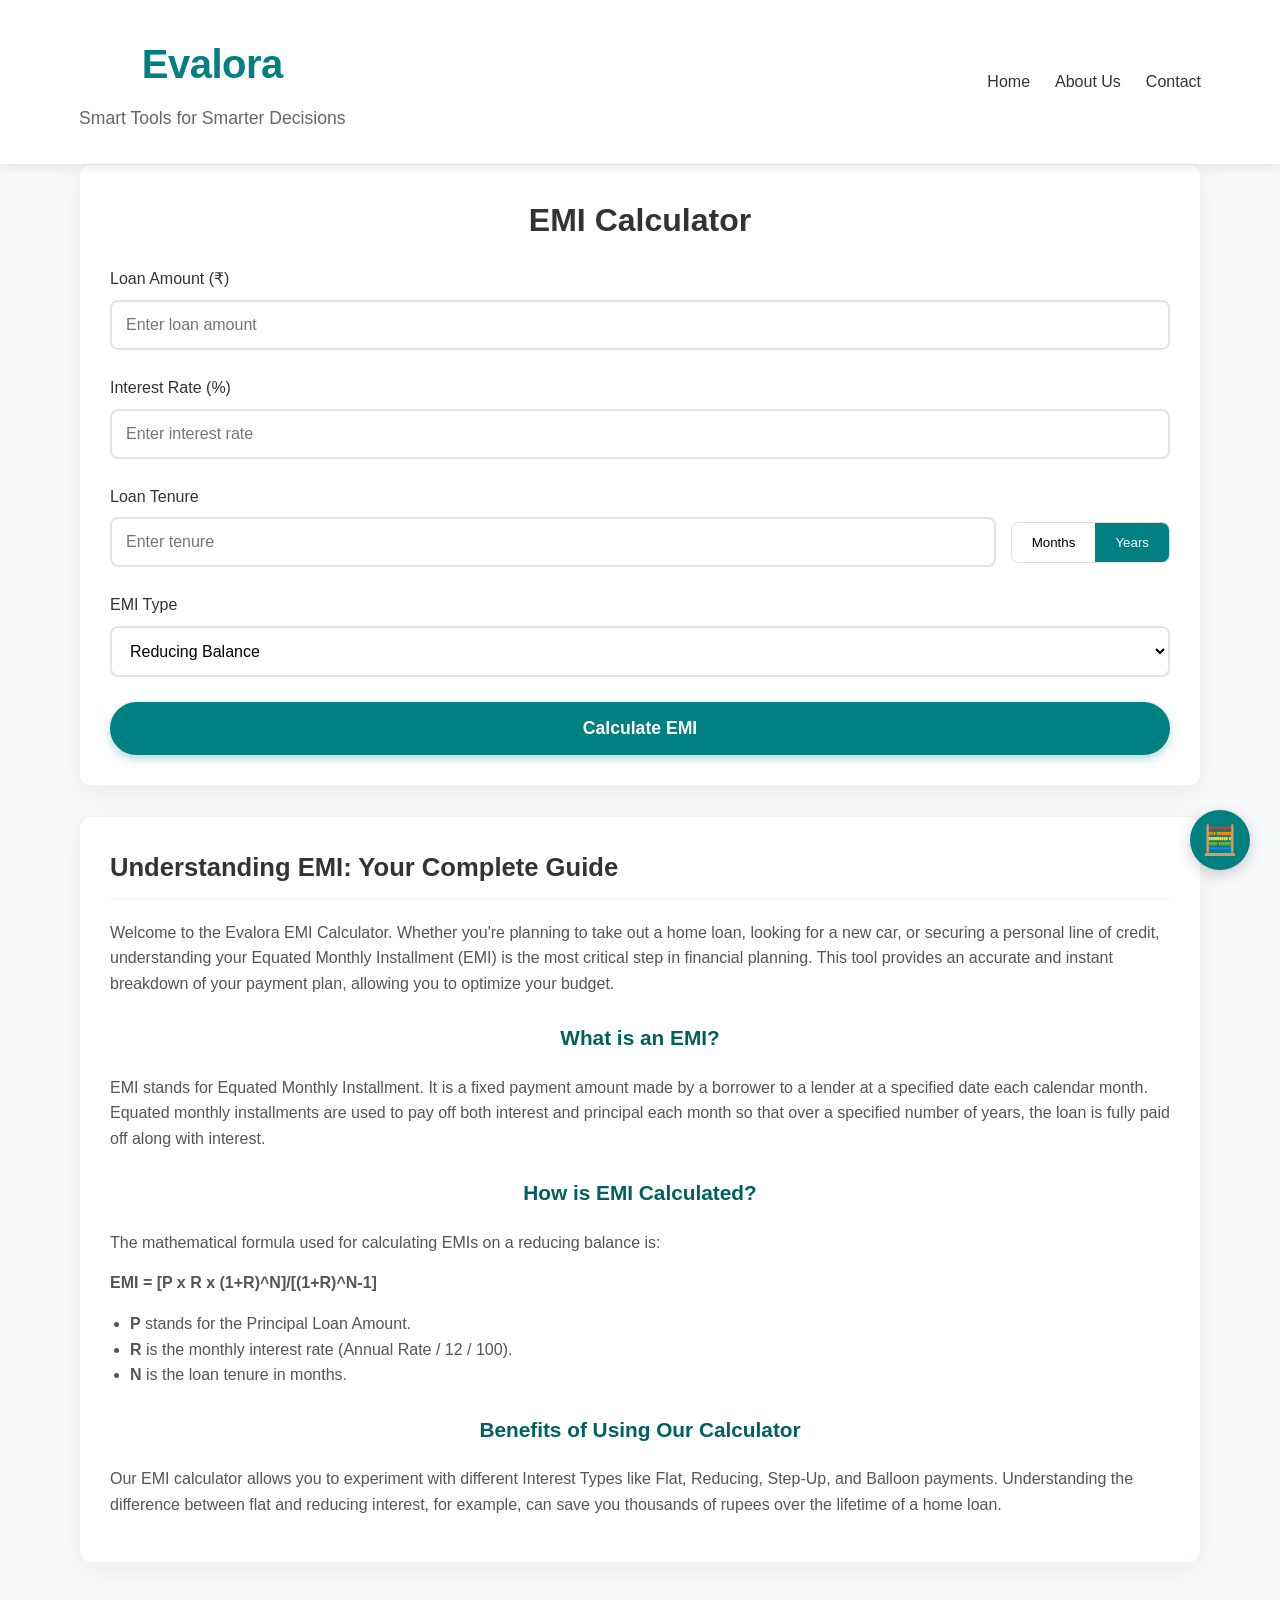
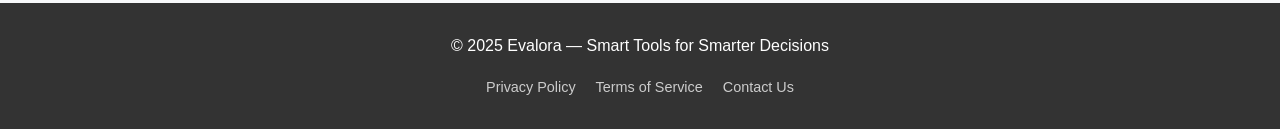
<file: index.html>
<!DOCTYPE html>
<html lang="en">
<head>
    <meta charset="UTF-8">
    <meta name="viewport" content="width=device-width, initial-scale=1.0">
    <title>Evalora EMI Calculator | Best Online Loan EMI Planner</title>
    <meta name="description" content="Use the Evalora EMI Calculator to easily calculate your monthly Equated Monthly Installment (EMI) for home loans, car loans, and personal loans. Accurately plan your finances.">
    <meta name="keywords" content="EMI Calculator, Loan Calculator, Home Loan EMI, Personal Loan EMI, Interest Rate, Evalora, Financial Tools">
    <meta name="robots" content="index, follow">
    <!-- AdSense Verification Script Placeholder (Replace data-ad-client with real ID) -->
    <!-- <script async src="https://pagead2.googlesyndication.com/pagead/js/adsbygoogle.js?client=ca-pub-XXXXXXXXXXXXXXXX" crossorigin="anonymous"></script> -->
    <link rel="stylesheet" href="style.css">
</head>
<body>
    <!-- Header / Brand Section -->
    <header>
        <div class="container header-content">
            <div>
                <div class="logo">Evalora</div>
                <div class="tagline">Smart Tools for Smarter Decisions</div>
            </div>
            <nav class="main-nav">
                <ul>
                    <li><a href="index.html">Home</a></li>
                    <li><a href="about.html">About Us</a></li>
                    <li><a href="contact.html">Contact</a></li>
                </ul>
            </nav>
        </div>
    </header>

    <!-- Main EMI Calculator Section -->
    <main class="container">
        <section class="calculator-section">
            <div class="card">
                <h1>EMI Calculator</h1>
                <form id="emiForm">
                    <div class="input-group">
                        <label for="loanAmount">Loan Amount (₹)</label>
                        <input type="number" id="loanAmount" min="1000" step="1000" placeholder="Enter loan amount" required>
                    </div>

                    <div class="input-group">
                        <label for="interestRate">Interest Rate (%)</label>
                        <input type="number" id="interestRate" min="0.1" step="0.1" placeholder="Enter interest rate" required>
                    </div>

                    <div class="input-group">
                        <label for="loanTenure">Loan Tenure</label>
                        <div class="tenure-input">
                            <input type="number" id="loanTenure" min="1" placeholder="Enter tenure" required>
                            <div class="toggle-group">
                                <button type="button" id="monthsToggle" class="toggle-btn">Months</button>
                                <button type="button" id="yearsToggle" class="toggle-btn active">Years</button>
                            </div>
                        </div>
                    </div>

                    <div class="input-group">
                        <label for="emiType">EMI Type</label>
                        <select id="emiType" required>
                            <option value="reducing">Reducing Balance</option>
                            <option value="flat">Flat Interest</option>
                            <option value="zero">Zero Interest (No-Cost EMI)</option>
                            <option value="stepup">Step-Up EMI</option>
                            <option value="stepdown">Step-Down EMI</option>
                            <option value="balloon">Balloon EMI</option>
                        </select>
                    </div>

                    <button type="submit" class="btn-primary calculate-btn">Calculate EMI</button>
                </form>
            </div>

            <!-- Results Section -->
            <div id="emiResults" class="results-section">
                <div class="card result-card">
                    <h2>Loan Summary</h2>
                    <div class="result-grid">
                        <div class="result-item">
                            <p class="result-label">Monthly EMI</p>
                            <p class="result-value" id="monthlyEMI">₹ 0</p>
                        </div>
                        <div class="result-item">
                            <p class="result-label">Total Interest Payable</p>
                            <p class="result-value" id="totalInterest">₹ 0</p>
                        </div>
                        <div class="result-item">
                            <p class="result-label">Total Payment</p>
                            <p class="result-value" id="totalPayment">₹ 0</p>
                        </div>
                    </div>
                    
                    <!-- Graph Section -->
                    <div class="graph-container">
                        <h3>Principal vs Interest</h3>
                        <div class="chart-container">
                            <canvas id="pieChart" width="200" height="200"></canvas>
                        </div>
                    </div>
                </div>
            </div>
        </section>
    </main>

    <!-- Calculator Widget -->
    <div class="calculator-widget">
        <div class="calculator-icon" id="calculatorIcon">
            <span>🧮</span>
        </div>
        <div class="calculator-overlay" id="calculatorOverlay">
            <div class="calculator-popup">
                <div class="calculator-header">
                    <h3>Calculator</h3>
                    <button class="close-btn" id="closeCalculator">&times;</button>
                </div>
                <div class="calculator-display">
                    <input type="text" id="calcDisplay" readonly>
                </div>
                <div class="calculator-buttons">
                    <button class="calc-btn" data-value="AC" style="grid-column: span 2;">AC</button>
                    <button class="calc-btn" data-value="DEL">DEL</button>
                    <button class="calc-btn" data-value="%">%</button>
                    
                    <button class="calc-btn" data-value="(">(</button>
                    <button class="calc-btn" data-value=")">)</button>
                    <button class="calc-btn" data-value="√">√</button>
                    <button class="calc-btn operator" data-value="/">÷</button>
                    
                    <button class="calc-btn" data-value="7">7</button>
                    <button class="calc-btn" data-value="8">8</button>
                    <button class="calc-btn" data-value="9">9</button>
                    <button class="calc-btn operator" data-value="*">×</button>
                    
                    <button class="calc-btn" data-value="4">4</button>
                    <button class="calc-btn" data-value="5">5</button>
                    <button class="calc-btn" data-value="6">6</button>
                    <button class="calc-btn operator" data-value="-">−</button>
                    
                    <button class="calc-btn" data-value="1">1</button>
                    <button class="calc-btn" data-value="2">2</button>
                    <button class="calc-btn" data-value="3">3</button>
                    <button class="calc-btn operator" data-value="+">+</button>
                    
                    <button class="calc-btn" data-value="0">0</button>
                    <button class="calc-btn" data-value=".">.</button>
                    <button class="calc-btn equals" data-value="=">=</button>
                </div>
            </div>
        </div>
    </div>

    <!-- SEO & Info Section (Crucial for AdSense Approval) -->
    <article class="container seo-content">
        <div class="card">
            <h2>Understanding EMI: Your Complete Guide</h2>
            <p>Welcome to the Evalora EMI Calculator. Whether you're planning to take out a home loan, looking for a new car, or securing a personal line of credit, understanding your Equated Monthly Installment (EMI) is the most critical step in financial planning. This tool provides an accurate and instant breakdown of your payment plan, allowing you to optimize your budget.</p>
            
            <!-- AdSense Ad Placeholder (In-article) -->
            <div class="ad-placeholder" style="text-align: center; margin: 20px 0;">
                <!-- <ins class="adsbygoogle" style="display:block" data-ad-client="ca-pub-XXXXXXXXXXXXXXXX" data-ad-slot="XXXXXXXXXX" data-ad-format="auto" data-full-width-responsive="true"></ins><script>(adsbygoogle = window.adsbygoogle || []).push({});</script> -->
            </div>

            <h3>What is an EMI?</h3>
            <p>EMI stands for Equated Monthly Installment. It is a fixed payment amount made by a borrower to a lender at a specified date each calendar month. Equated monthly installments are used to pay off both interest and principal each month so that over a specified number of years, the loan is fully paid off along with interest.</p>
            
            <h3>How is EMI Calculated?</h3>
            <p>The mathematical formula used for calculating EMIs on a reducing balance is:</p>
            <p><strong>EMI = [P x R x (1+R)^N]/[(1+R)^N-1]</strong></p>
            <ul>
                <li><strong>P</strong> stands for the Principal Loan Amount.</li>
                <li><strong>R</strong> is the monthly interest rate (Annual Rate / 12 / 100).</li>
                <li><strong>N</strong> is the loan tenure in months.</li>
            </ul>

            <h3>Benefits of Using Our Calculator</h3>
            <p>Our EMI calculator allows you to experiment with different Interest Types like Flat, Reducing, Step-Up, and Balloon payments. Understanding the difference between flat and reducing interest, for example, can save you thousands of rupees over the lifetime of a home loan.</p>
        </div>
    </article>

    <!-- Footer -->
    <footer>
        <div class="container footer-content">
            <p>© 2025 Evalora — Smart Tools for Smarter Decisions</p>
            <ul class="footer-links">
                <li><a href="privacy-policy.html">Privacy Policy</a></li>
                <li><a href="terms.html">Terms of Service</a></li>
                <li><a href="contact.html">Contact Us</a></li>
            </ul>
        </div>
    </footer>

    <script src="script.js"></script>
</body>
</html>
</file>
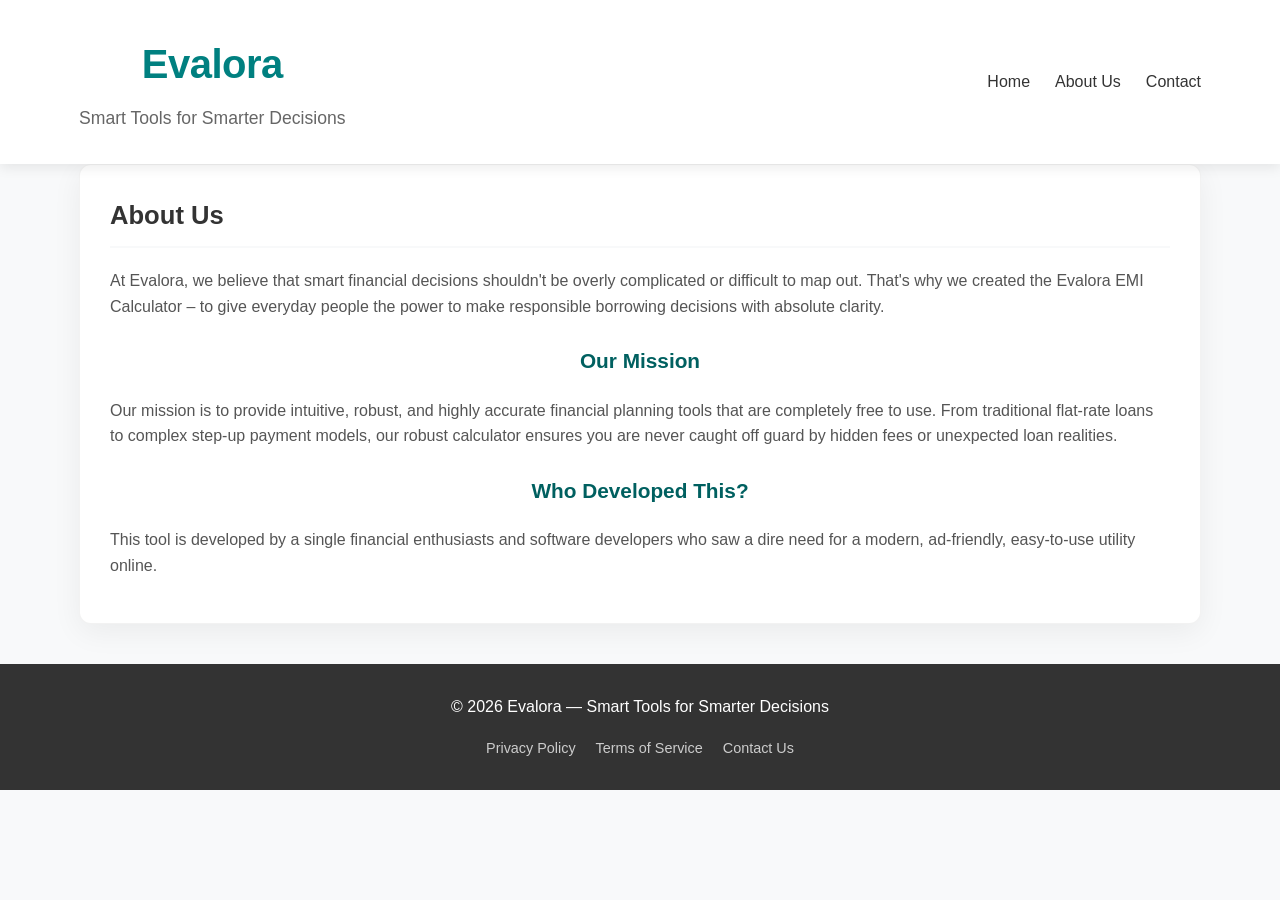
<file: about.html>
<!DOCTYPE html>
<html lang="en">
<head>
    <meta charset="UTF-8">
    <meta name="viewport" content="width=device-width, initial-scale=1.0">
    <title>About Us - Evalora EMI Calculator</title>
    <link rel="stylesheet" href="style.css">
</head>
<body>
    <header>
        <div class="container header-content">
            <div>
                <div class="logo">Evalora</div>
                <div class="tagline">Smart Tools for Smarter Decisions</div>
            </div>
            <nav class="main-nav">
                <ul>
                    <li><a href="index.html">Home</a></li>
                    <li><a href="about.html">About Us</a></li>
                    <li><a href="contact.html">Contact</a></li>
                </ul>
            </nav>
        </div>
    </header>

    <main class="container">
        <div class="card seo-content">
            <h2>About Us</h2>
            <p>At Evalora, we believe that smart financial decisions shouldn't be overly complicated or difficult to map out. That's why we created the Evalora EMI Calculator – to give everyday people the power to make responsible borrowing decisions with absolute clarity.</p>
            
            <h3>Our Mission</h3>
            <p>Our mission is to provide intuitive, robust, and highly accurate financial planning tools that are completely free to use. From traditional flat-rate loans to complex step-up payment models, our robust calculator ensures you are never caught off guard by hidden fees or unexpected loan realities.</p>
            
            <h3>Who Developed This?</h3>
            <p>This tool is developed by a single financial enthusiasts and software developers who saw a dire need for a modern, ad-friendly, easy-to-use utility online.</p>
        </div>
    </main>

    <footer>
        <div class="container footer-content">
            <p>© 2026 Evalora — Smart Tools for Smarter Decisions</p>
            <ul class="footer-links">
                <li><a href="privacy-policy.html">Privacy Policy</a></li>
                <li><a href="terms.html">Terms of Service</a></li>
                <li><a href="contact.html">Contact Us</a></li>
            </ul>
        </div>
    </footer>
</body>
</html>
</file>
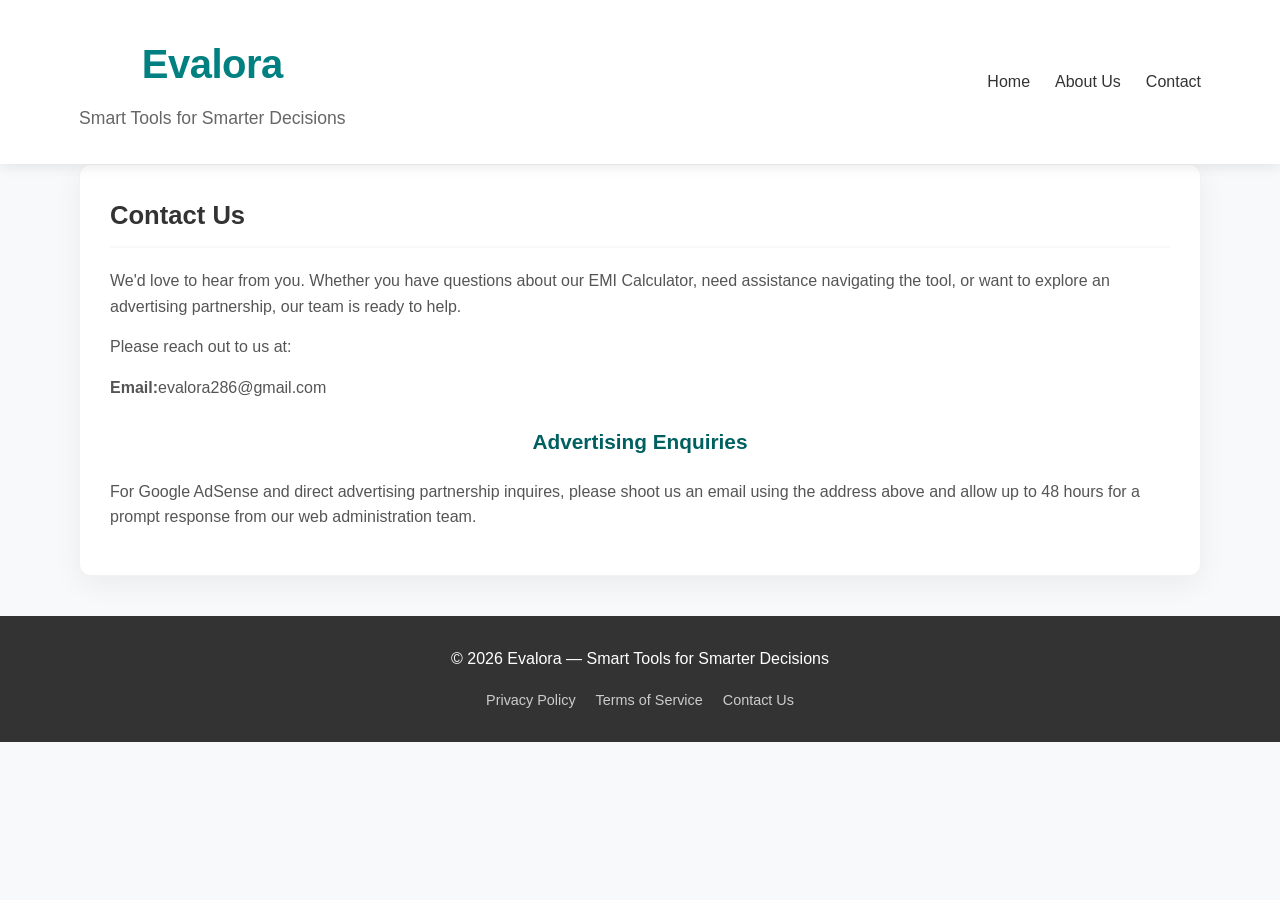
<file: contact.html>
<!DOCTYPE html>
<html lang="en">
<head>
    <meta charset="UTF-8">
    <meta name="viewport" content="width=device-width, initial-scale=1.0">
    <title>Contact Us - Evalora EMI Calculator</title>
    <link rel="stylesheet" href="style.css">
</head>
<body>
    <header>
        <div class="container header-content">
            <div>
                <div class="logo">Evalora</div>
                <div class="tagline">Smart Tools for Smarter Decisions</div>
            </div>
            <nav class="main-nav">
                <ul>
                    <li><a href="index.html">Home</a></li>
                    <li><a href="about.html">About Us</a></li>
                    <li><a href="contact.html">Contact</a></li>
                </ul>
            </nav>
        </div>
    </header>

    <main class="container">
        <div class="card seo-content">
            <h2>Contact Us</h2>
            <p>We'd love to hear from you. Whether you have questions about our EMI Calculator, need assistance navigating the tool, or want to explore an advertising partnership, our team is ready to help.</p>
            
            <p>Please reach out to us at:</p>
            <p><strong>Email:</strong>evalora286@gmail.com</p>
            
            <h3>Advertising Enquiries</h3>
            <p>For Google AdSense and direct advertising partnership inquires, please shoot us an email using the address above and allow up to 48 hours for a prompt response from our web administration team.</p>
        </div>
    </main>

    <footer>
        <div class="container footer-content">
            <p>© 2026 Evalora — Smart Tools for Smarter Decisions</p>
            <ul class="footer-links">
                <li><a href="privacy-policy.html">Privacy Policy</a></li>
                <li><a href="terms.html">Terms of Service</a></li>
                <li><a href="contact.html">Contact Us</a></li>
            </ul>
        </div>
    </footer>
</body>
</html>
</file>
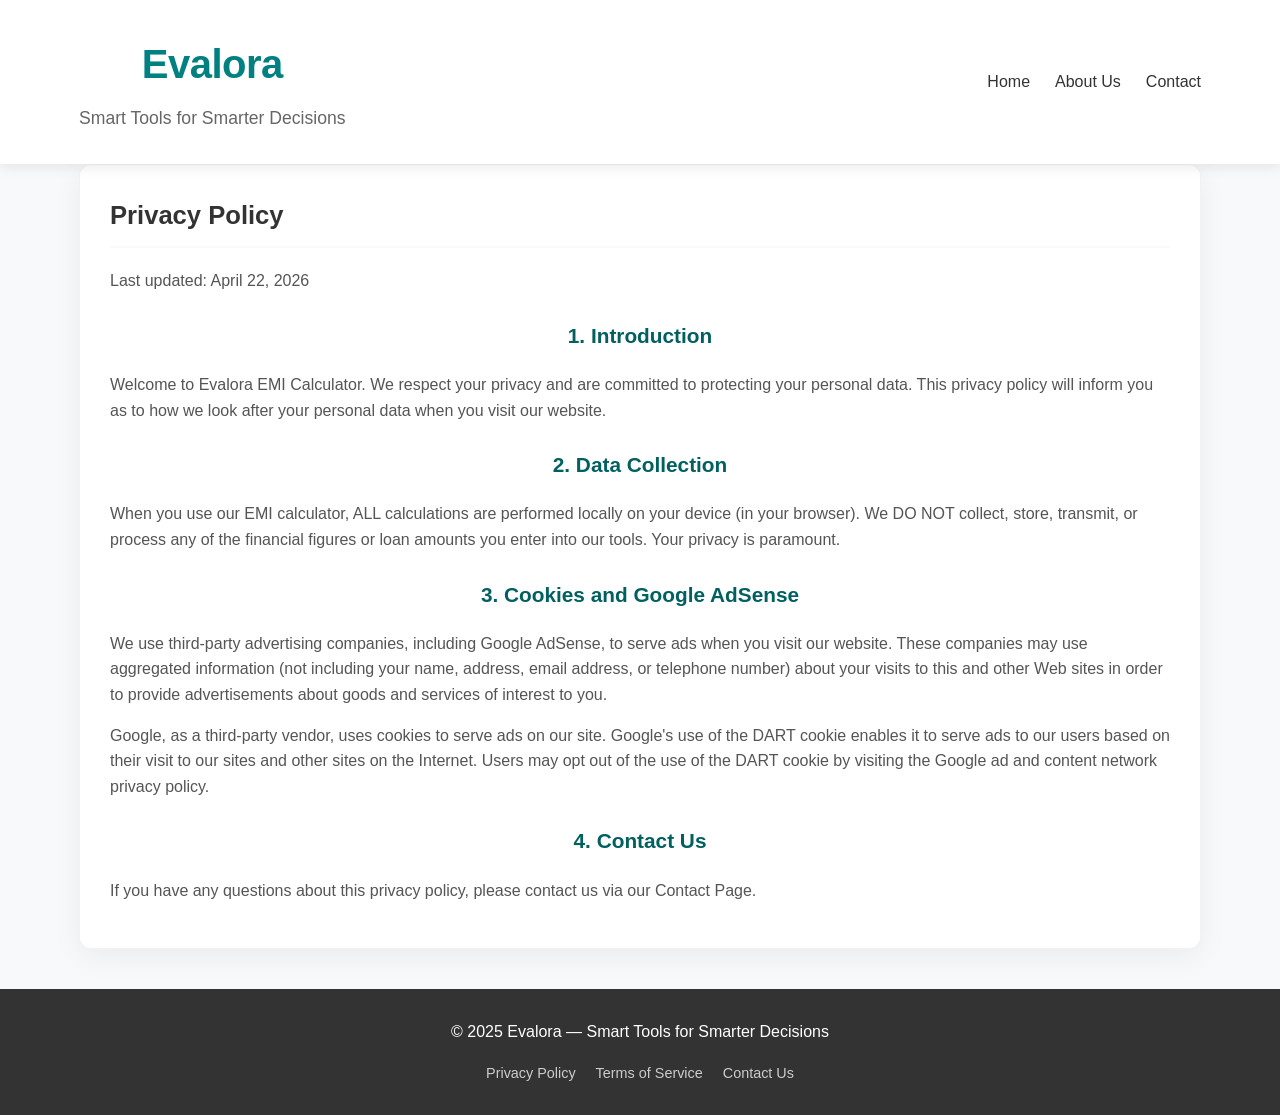
<file: privacy-policy.html>
<!DOCTYPE html>
<html lang="en">
<head>
    <meta charset="UTF-8">
    <meta name="viewport" content="width=device-width, initial-scale=1.0">
    <title>Privacy Policy - Evalora EMI Calculator</title>
    <link rel="stylesheet" href="style.css">
</head>
<body>
    <header>
        <div class="container header-content">
            <div>
                <div class="logo">Evalora</div>
                <div class="tagline">Smart Tools for Smarter Decisions</div>
            </div>
            <nav class="main-nav">
                <ul>
                    <li><a href="index.html">Home</a></li>
                    <li><a href="about.html">About Us</a></li>
                    <li><a href="contact.html">Contact</a></li>
                </ul>
            </nav>
        </div>
    </header>

    <main class="container">
        <div class="card seo-content">
            <h2>Privacy Policy</h2>
            <p>Last updated: April 22, 2026</p>
            
            <h3>1. Introduction</h3>
            <p>Welcome to Evalora EMI Calculator. We respect your privacy and are committed to protecting your personal data. This privacy policy will inform you as to how we look after your personal data when you visit our website.</p>
            
            <h3>2. Data Collection</h3>
            <p>When you use our EMI calculator, ALL calculations are performed locally on your device (in your browser). We DO NOT collect, store, transmit, or process any of the financial figures or loan amounts you enter into our tools. Your privacy is paramount.</p>
            
            <h3>3. Cookies and Google AdSense</h3>
            <p>We use third-party advertising companies, including Google AdSense, to serve ads when you visit our website. These companies may use aggregated information (not including your name, address, email address, or telephone number) about your visits to this and other Web sites in order to provide advertisements about goods and services of interest to you.</p>
            <p>Google, as a third-party vendor, uses cookies to serve ads on our site. Google's use of the DART cookie enables it to serve ads to our users based on their visit to our sites and other sites on the Internet. Users may opt out of the use of the DART cookie by visiting the Google ad and content network privacy policy.</p>

            <h3>4. Contact Us</h3>
            <p>If you have any questions about this privacy policy, please contact us via our Contact Page.</p>
        </div>
    </main>

    <footer>
        <div class="container footer-content">
            <p>© 2025 Evalora — Smart Tools for Smarter Decisions</p>
            <ul class="footer-links">
                <li><a href="privacy-policy.html">Privacy Policy</a></li>
                <li><a href="terms.html">Terms of Service</a></li>
                <li><a href="contact.html">Contact Us</a></li>
            </ul>
        </div>
    </footer>
</body>
</html>
</file>
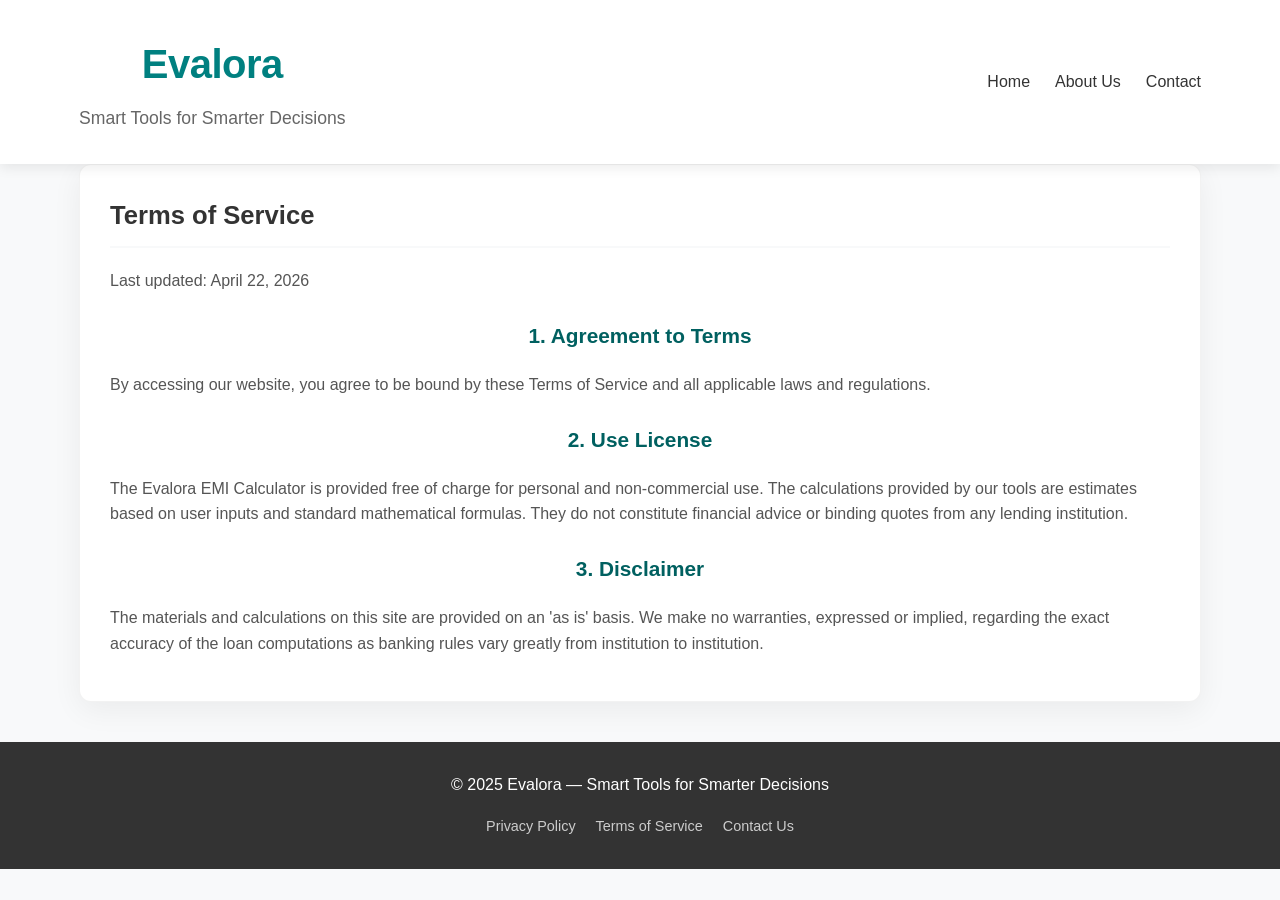
<file: terms.html>
<!DOCTYPE html>
<html lang="en">
<head>
    <meta charset="UTF-8">
    <meta name="viewport" content="width=device-width, initial-scale=1.0">
    <title>Terms of Service - Evalora EMI Calculator</title>
    <link rel="stylesheet" href="style.css">
</head>
<body>
    <header>
        <div class="container header-content">
            <div>
                <div class="logo">Evalora</div>
                <div class="tagline">Smart Tools for Smarter Decisions</div>
            </div>
            <nav class="main-nav">
                <ul>
                    <li><a href="index.html">Home</a></li>
                    <li><a href="about.html">About Us</a></li>
                    <li><a href="contact.html">Contact</a></li>
                </ul>
            </nav>
        </div>
    </header>

    <main class="container">
        <div class="card seo-content">
            <h2>Terms of Service</h2>
            <p>Last updated: April 22, 2026</p>
            
            <h3>1. Agreement to Terms</h3>
            <p>By accessing our website, you agree to be bound by these Terms of Service and all applicable laws and regulations.</p>
            
            <h3>2. Use License</h3>
            <p>The Evalora EMI Calculator is provided free of charge for personal and non-commercial use. The calculations provided by our tools are estimates based on user inputs and standard mathematical formulas. They do not constitute financial advice or binding quotes from any lending institution.</p>
            
            <h3>3. Disclaimer</h3>
            <p>The materials and calculations on this site are provided on an 'as is' basis. We make no warranties, expressed or implied, regarding the exact accuracy of the loan computations as banking rules vary greatly from institution to institution.</p>
        </div>
    </main>

    <footer>
        <div class="container footer-content">
            <p>© 2025 Evalora — Smart Tools for Smarter Decisions</p>
            <ul class="footer-links">
                <li><a href="privacy-policy.html">Privacy Policy</a></li>
                <li><a href="terms.html">Terms of Service</a></li>
                <li><a href="contact.html">Contact Us</a></li>
            </ul>
        </div>
    </footer>
</body>
</html>
</file>
<file: style.css>
/* Base Styles */
:root {
    --primary-color: #008080; /* Teal */
    --primary-light: #00a0a0;
    --primary-dark: #006060;
    --text-color: #333333;
    --light-bg: #f8f9fa;
    --white: #ffffff;
    --shadow: 0 4px 12px rgba(0, 0, 0, 0.08);
    --transition: all 0.3s ease;
    --border-radius: 12px;
}

* {
    margin: 0;
    padding: 0;
    box-sizing: border-box;
}

body {
    font-family: 'Segoe UI', Tahoma, Geneva, Verdana, sans-serif;
    background-color: var(--light-bg);
    color: var(--text-color);
    line-height: 1.6;
}

.container {
    width: 90%;
    max-width: 1200px;
    margin: 0 auto;
    padding: 0 15px;
}

/* Header Styles */
header {
    background: var(--white);
    padding: 2rem 0;
    text-align: center;
    box-shadow: var(--shadow);
    position: sticky;
    top: 0;
    z-index: 100;
}

.logo {
    font-size: 2.5rem;
    font-weight: 700;
    color: var(--primary-color);
    letter-spacing: -0.5px;
    margin-bottom: 0.5rem;
}

.tagline {
    font-size: 1.1rem;
    color: #666;
    font-weight: 400;
}

/* Card Styles - Neumorphism/Glassmorphism */
.card {
    background: var(--white);
    border-radius: var(--border-radius);
    padding: 30px;
    margin-bottom: 30px;
    transition: var(--transition);
    border: 1px solid rgba(0, 0, 0, 0.05);
    box-shadow: 0 8px 30px rgba(0, 0, 0, 0.06);
}

.card:hover {
    transform: translateY(-5px);
    box-shadow: 0 12px 40px rgba(0, 0, 0, 0.1);
}

.card h1, .card h2, .card h3 {
    margin-bottom: 20px;
    color: var(--text-color);
    font-weight: 600;
}

.card h1 {
    font-size: 2rem;
    text-align: center;
}

.card h2 {
    font-size: 1.6rem;
    border-bottom: 2px solid var(--light-bg);
    padding-bottom: 10px;
}

.card h3 {
    font-size: 1.3rem;
    text-align: center;
}

/* Form Styles */
.input-group {
    margin-bottom: 25px;
}

.input-group label {
    display: block;
    margin-bottom: 8px;
    font-weight: 500;
    color: var(--text-color);
}

.input-group input, .input-group select {
    width: 100%;
    padding: 14px;
    border: 2px solid #e1e5eb;
    border-radius: 8px;
    font-size: 1rem;
    transition: var(--transition);
    background: var(--white);
}

.input-group input:focus, .input-group select:focus {
    border-color: var(--primary-color);
    outline: none;
    box-shadow: 0 0 0 3px rgba(0, 128, 128, 0.2);
}

/* Tenure Input */
.tenure-input {
    display: flex;
    gap: 15px;
    align-items: center;
}

.tenure-input input {
    flex: 1;
}

.toggle-group {
    display: flex;
    border-radius: 8px;
    overflow: hidden;
    border: 1px solid #ddd;
}

.toggle-btn {
    padding: 12px 20px;
    background: var(--white);
    border: none;
    cursor: pointer;
    font-weight: 500;
    transition: var(--transition);
}

.toggle-btn.active {
    background: var(--primary-color);
    color: white;
}

/* Button Styles */
.btn-primary {
    background: var(--primary-color);
    color: white;
    border: none;
    padding: 16px 25px;
    border-radius: 50px;
    font-size: 1.1rem;
    font-weight: 600;
    cursor: pointer;
    transition: var(--transition);
    box-shadow: 0 4px 10px rgba(0, 128, 128, 0.3);
    width: 100%;
}

.btn-primary:hover {
    background: var(--primary-dark);
    transform: translateY(-3px);
    box-shadow: 0 6px 15px rgba(0, 128, 128, 0.4);
}

.btn-primary:active {
    transform: translateY(0);
}

/* Results Section */
.results-section {
    display: none;
    animation: fadeIn 0.5s ease;
}

@keyframes fadeIn {
    from { opacity: 0; transform: translateY(20px); }
    to { opacity: 1; transform: translateY(0); }
}

.result-card {
    margin-bottom: 30px;
}

.result-grid {
    display: grid;
    grid-template-columns: repeat(auto-fit, minmax(200px, 1fr));
    gap: 20px;
    margin-top: 20px;
}

.result-item {
    text-align: center;
    padding: 25px;
    background: var(--light-bg);
    border-radius: 10px;
    transition: var(--transition);
    box-shadow: inset 0 0 10px rgba(0, 0, 0, 0.03);
}

.result-item:hover {
    background: #e9ecef;
    transform: translateY(-3px);
}

.result-label {
    font-size: 0.95rem;
    color: #666;
    margin-bottom: 8px;
}

.result-value {
    font-size: 1.6rem;
    font-weight: 700;
    color: var(--primary-color);
    margin: 0;
}

/* Graph Styles */
.graph-container {
    margin-top: 30px;
    padding: 20px;
    background: var(--light-bg);
    border-radius: 10px;
}

.chart-container {
    display: flex;
    justify-content: center;
    align-items: center;
    margin-top: 20px;
}

/* Calculator Widget */
.calculator-widget {
    position: fixed;
    bottom: 30px;
    right: 30px;
    z-index: 1000;
}

.calculator-icon {
    width: 60px;
    height: 60px;
    background: var(--primary-color);
    border-radius: 50%;
    display: flex;
    justify-content: center;
    align-items: center;
    cursor: pointer;
    box-shadow: 0 4px 15px rgba(0, 0, 0, 0.2);
    transition: var(--transition);
    font-size: 1.8rem;
    color: white;
}

.calculator-icon:hover {
    transform: scale(1.1);
    box-shadow: 0 6px 20px rgba(0, 0, 0, 0.25);
}

.calculator-overlay {
    display: none;
    position: fixed;
    top: 0;
    left: 0;
    width: 100%;
    height: 100%;
    background: rgba(0, 0, 0, 0.5);
    backdrop-filter: blur(5px);
    z-index: 1001;
    animation: fadeIn 0.3s ease;
}

.calculator-overlay.active {
    display: block;
}

.calculator-popup {
    position: absolute;
    top: 50%;
    left: 50%;
    transform: translate(-50%, -50%);
    width: 90%;
    max-width: 350px;
    background: var(--white);
    border-radius: var(--border-radius);
    box-shadow: 0 20px 50px rgba(0, 0, 0, 0.3);
    overflow: hidden;
    animation: slideUp 0.4s ease;
}

@keyframes slideUp {
    from { opacity: 0; transform: translate(-50%, -40%); }
    to { opacity: 1; transform: translate(-50%, -50%); }
}

.calculator-header {
    display: flex;
    justify-content: space-between;
    align-items: center;
    padding: 15px 20px;
    background: var(--primary-color);
    color: white;
}

.close-btn {
    background: none;
    border: none;
    color: white;
    font-size: 1.8rem;
    cursor: pointer;
    padding: 0;
    width: 30px;
    height: 30px;
    display: flex;
    justify-content: center;
    align-items: center;
}

.close-btn:hover {
    transform: scale(1.1);
}

.calculator-display {
    padding: 20px;
}

#calcDisplay {
    width: 100%;
    padding: 15px;
    font-size: 1.8rem;
    text-align: right;
    border: 2px solid #e1e5eb;
    border-radius: 8px;
    background: var(--light-bg);
    outline: none;
}

.calculator-buttons {
    display: grid;
    grid-template-columns: repeat(4, 1fr);
    gap: 10px;
    padding: 20px;
}

.calc-btn {
    padding: 18px;
    font-size: 1.2rem;
    border: none;
    border-radius: 8px;
    background: var(--white);
    color: var(--text-color);
    cursor: pointer;
    transition: var(--transition);
    font-weight: 500;
    box-shadow: 0 2px 5px rgba(0, 0, 0, 0.05);
}

.calc-btn:hover {
    background: #f0f0f0;
    transform: translateY(-2px);
}

.calc-btn:active {
    transform: translateY(0);
    background: #e0e0e0;
}

.calc-btn.operator {
    background: var(--light-bg);
    color: var(--primary-color);
    font-weight: 600;
}

.calc-btn.equals {
    background: var(--primary-color);
    color: white;
    grid-column: span 2;
}

/* Footer */
footer {
    background: var(--text-color);
    color: white;
    text-align: center;
    padding: 30px 0;
    margin-top: 40px;
}

.footer-content {
    display: flex;
    flex-direction: column;
    align-items: center;
    gap: 15px;
}

.footer-links {
    list-style: none;
    display: flex;
    gap: 20px;
}

.footer-links a {
    color: #ccc;
    text-decoration: none;
    font-size: 0.9rem;
    transition: var(--transition);
}

.footer-links a:hover {
    color: var(--primary-light);
    text-decoration: underline;
}

footer p {
    transition: var(--transition);
}

footer p:hover {
    color: var(--primary-light);
    text-shadow: 0 0 8px rgba(0, 128, 128, 0.5);
}

/* Nav & Header Adjustments */
.header-content {
    display: flex;
    justify-content: space-between;
    align-items: center;
    flex-wrap: wrap;
    gap: 20px;
}

.main-nav ul {
    list-style: none;
    display: flex;
    gap: 25px;
}

.main-nav a {
    text-decoration: none;
    color: var(--text-color);
    font-weight: 500;
    transition: var(--transition);
}

.main-nav a:hover {
    color: var(--primary-color);
}

/* SEO Content Area */
.seo-content h3 {
    margin-top: 25px;
    font-size: 1.3rem;
    color: var(--primary-dark);
}

.seo-content p, .seo-content ul {
    margin-bottom: 15px;
    color: #555;
}

.seo-content ul {
    padding-left: 20px;
}

/* Responsive Design */
@media (max-width: 768px) {
    .container {
        width: 95%;
    }
    
    .logo {
        font-size: 2rem;
    }
    
    .card {
        padding: 20px;
    }
    
    .result-grid {
        grid-template-columns: 1fr;
    }
    
    .tenure-input {
        flex-direction: column;
        align-items: flex-start;
        gap: 10px;
    }
    
    .calculator-buttons {
        gap: 8px;
    }
    
    .calc-btn {
        padding: 15px;
        font-size: 1.1rem;
    }
    
    .calculator-popup {
        max-width: 300px;
    }
}

@media (max-width: 480px) {
    .logo {
        font-size: 1.8rem;
    }
    
    .tagline {
        font-size: 1rem;
    }
    
    .card {
        padding: 15px;
    }
    
    .card h1 {
        font-size: 1.6rem;
    }
    
    .card h2 {
        font-size: 1.4rem;
    }
    
    .result-value {
        font-size: 1.4rem;
    }
    
    .calculator-display {
        padding: 15px;
    }
    
    #calcDisplay {
        padding: 12px;
        font-size: 1.5rem;
    }
    
    .calc-btn {
        padding: 12px;
        font-size: 1rem;
    }
}
</file>
